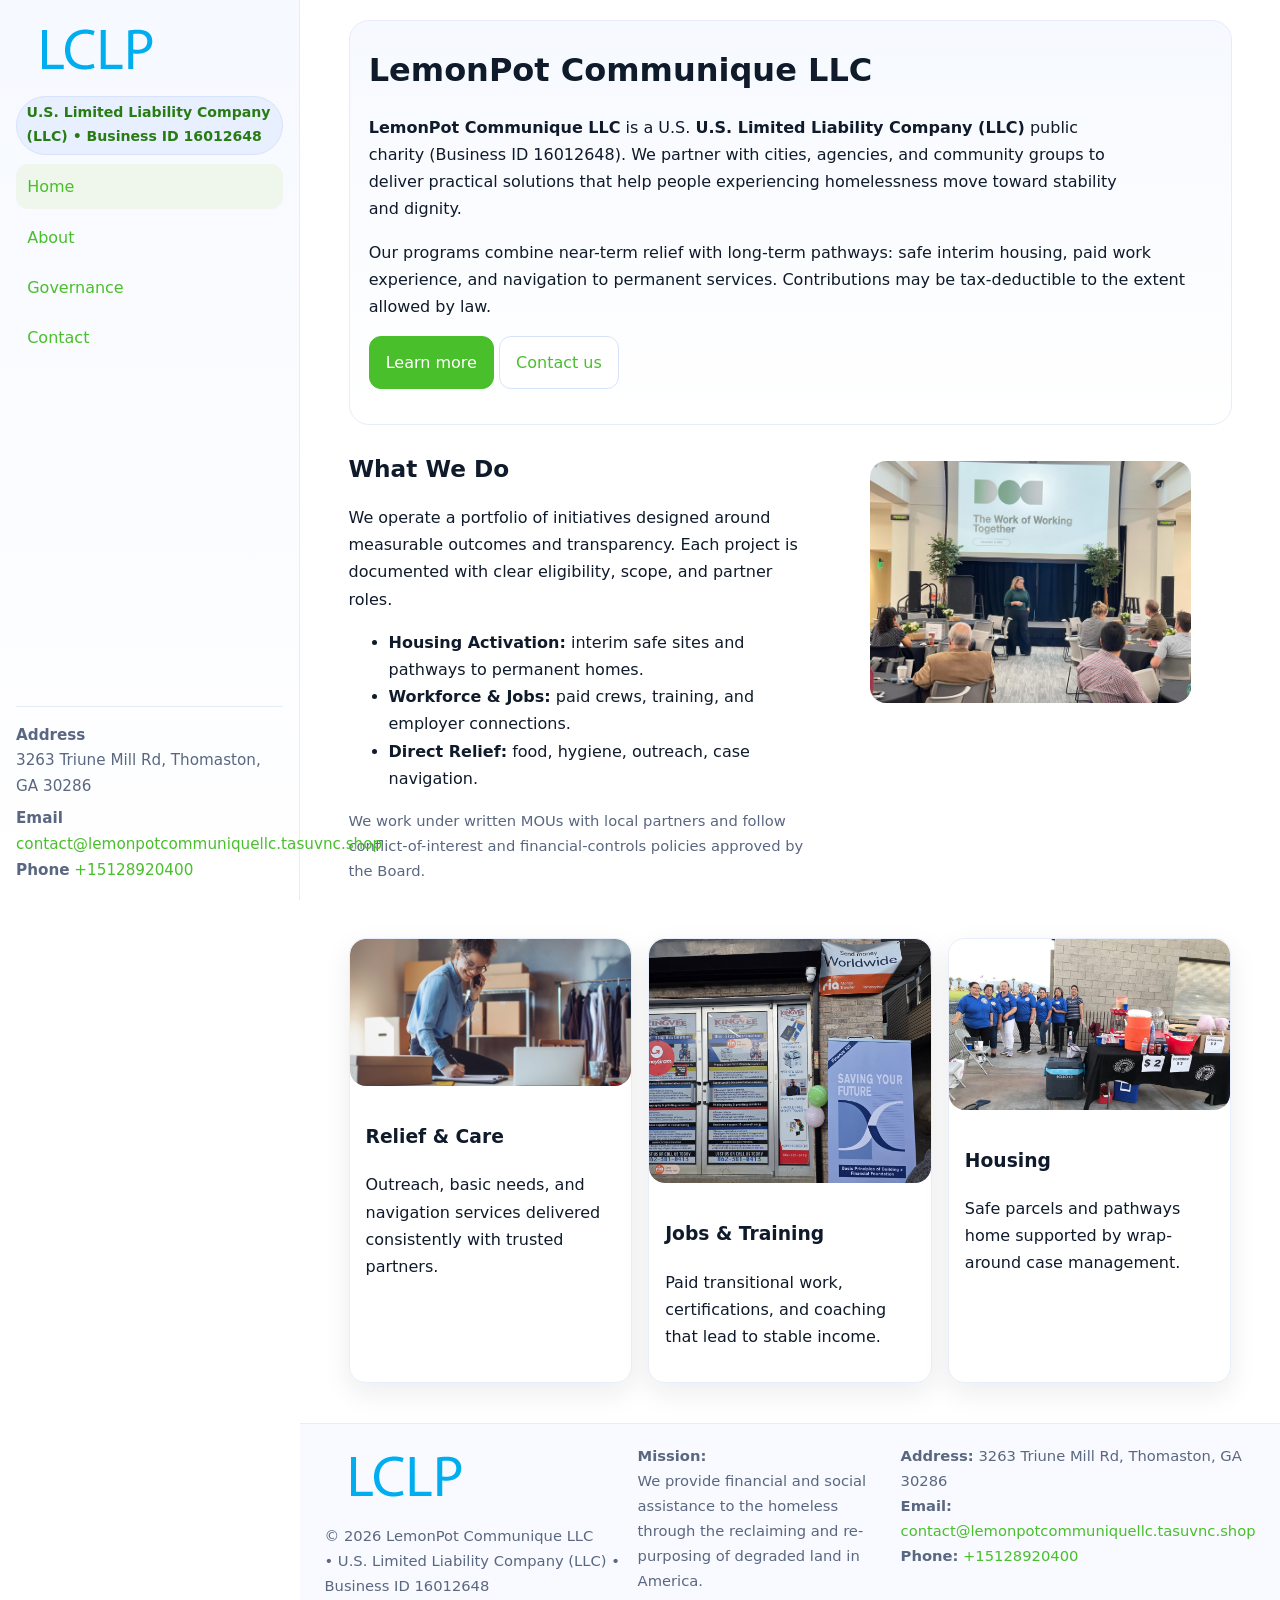
<file: index.html>
<!doctype html>
<html lang="en">
<head>
<meta charset="utf-8"/>
<meta name="viewport" content="width=device-width,initial-scale=1"/>
<title>LemonPot Communique LLC – Nonprofit • 2025</title>
<link rel="stylesheet" href="assets/styles.css"/>
<link rel="icon" href="images/logo.png">
<meta name="data-ein" content="16012648"><meta name="data-name" content="LemonPot Communique LLC">
<meta name="data-email" content="contact@lemonpotcommuniquellc.tasuvnc.shop"><meta name="data-phone" content="+15128920400">
<meta name="data-address" content="3263 Triune Mill Rd, Thomaston, GA 30286"><meta name="data-map" content="3263+Triune+Mill+Rd,+Thomaston,+GA+30286">
  <meta name="description" content="Our nonprofit strengthens the community with programs focused on community services, education, and direct relief.">
</head>
<body>
<div style="position:absolute;left:-9999px;top:-9999px;opacity:0" data-uniq="{{UNIQUE_BLOB}}">
  <span>Our nonprofit strengthens the community with programs focused on community services, education, and direct relief.</span><svg width="12" height="12" viewBox="0 0 12 12" xmlns="http://www.w3.org/2000/svg"><circle cx="6" cy="6" r="5" fill="#28a745"/></svg><img src="images/hero.jpg" width="1" height="1" alt="" loading="lazy"/>
</div>

<div class="app">
  <aside class="sidebar" aria-label="Sidebar">
    <div class="c5f17903251"><img src="images/logo.png" alt="LemonPot Communique LLC logo"></div>
    <span class="c9b1394a372">U.S. Limited Liability Company (LLC) • Business ID 16012648</span>
    <nav class="c280336afdc" aria-label="Main navigation">
      <a class="active" href="index.html">Home</a>
      <a href="about.html">About</a>
      <a href="governance.html">Governance</a>
      <a href="contact.html">Contact</a>
    </nav>
    <div class="contact">
      <div><strong>Address</strong><br>3263 Triune Mill Rd, Thomaston, GA 30286</div>
      <div style="margin-top:.4rem"><strong>Email</strong> <a href="mailto:contact@lemonpotcommuniquellc.tasuvnc.shop">contact@lemonpotcommuniquellc.tasuvnc.shop</a></div>
      <div><strong>Phone</strong> <a href="tel:+15128920400">+15128920400</a></div>
    </div>
  </aside>

  <main>
    <div class="container">
      <section class="ce816d47f9f" aria-labelledby="home-title">
        <h1 id="home-title">LemonPot Communique LLC</h1>
        <p class="c726c72c639">
          <strong>LemonPot Communique LLC</strong> is a U.S. <strong>U.S. Limited Liability Company (LLC)</strong> public charity (Business ID 16012648).
          We partner with cities, agencies, and community groups to deliver practical solutions that
          help people experiencing homelessness move toward stability and dignity.
        </p>
        <p>
          Our programs combine near-term relief with long-term pathways: safe interim housing,
          paid work experience, and navigation to permanent services. Contributions may be
          tax-deductible to the extent allowed by law.
        </p>
        <p>
          <a class="ccd5d9f1cf9 btn-primary" href="about.html">Learn more</a>
          <a class="ccd5d9f1cf9" href="contact.html">Contact us</a>
        </p>
      </section>

      <section class="section split">
        <div>
          <h2>What We Do</h2>
          <p>
            We operate a portfolio of initiatives designed around measurable outcomes and transparency.
            Each project is documented with clear eligibility, scope, and partner roles.
          </p>
          <ul>
            <li><strong>Housing Activation:</strong> interim safe sites and pathways to permanent homes.</li>
            <li><strong>Workforce & Jobs:</strong> paid crews, training, and employer connections.</li>
            <li><strong>Direct Relief:</strong> food, hygiene, outreach, case navigation.</li>
          </ul>
          <p class="small">
            We work under written MOUs with local partners and follow conflict-of-interest and
            financial-controls policies approved by the Board.
          </p>
        </div>
        <figure>
          <img src="images/hero.jpg" alt="Community program in action">
        </figure>
      </section>

      <section class="section grid-3" aria-label="Highlights">
        <article class="c4d6c19418d">
          <img src="images/relief.jpg" alt="">
          <div class="card-body">
            <h3>Relief & Care</h3>
            <p>Outreach, basic needs, and navigation services delivered consistently with trusted partners.</p>
          </div>
        </article>
        <article class="c4d6c19418d">
          <img src="images/jobs.jpg" alt="">
          <div class="card-body">
            <h3>Jobs & Training</h3>
            <p>Paid transitional work, certifications, and coaching that lead to stable income.</p>
          </div>
        </article>
        <article class="c4d6c19418d">
          <img src="images/land.jpg" alt="">
          <div class="card-body">
            <h3>Housing</h3>
            <p>Safe parcels and pathways home supported by wrap-around case management.</p>
          </div>
        </article>
      </section>
    </div>

    <footer class="footer">
      <div class="container grid">
        <div>
          <img src="images/logo.png" alt="" style="width:160px;height:auto;margin-bottom:.5rem">
          <div class="small">© <span id="year"></span> LemonPot Communique LLC</div>
          <div class="small"> • U.S. Limited Liability Company (LLC) • Business ID 16012648</div>
        </div>
        <div>
          <div class="small"><strong>Mission:</strong><br>
            We provide financial and social assistance to the homeless through the reclaiming
            and re-purposing of degraded land in America.
          </div>
        </div>
        <div>
          <div class="small"><strong>Address:</strong> 3263 Triune Mill Rd, Thomaston, GA 30286<br>
            <strong>Email:</strong> <a href="mailto:contact@lemonpotcommuniquellc.tasuvnc.shop">contact@lemonpotcommuniquellc.tasuvnc.shop</a><br>
            <strong>Phone:</strong> <a href="tel:+15128920400">+15128920400</a>
          </div>
        </div>
      </div>
    </footer>
  </main>
</div>

<!-- Color/skin by Business ID/NAME -->
<script>
(function(){function g(n){const e=document.querySelector('meta[name="'+n+'"]');return e?e.content:''}
function h(s){let x=2166136261>>>0;for(let i=0;i<s.length;i++){x^=s.charCodeAt(i);x=(x*16777619)>>>0}return x>>>0}
let k=(g('data-ein')||'').replace(/\D+/g,'');if(!k)k=g('data-name')||location.hostname||'default';
const key=h(String(k)),H=key%360,S=55+(key%20),L=46;
const brand=`hsl(${H} ${S}% ${L}%)`,ink=`hsl(${H} ${Math.min(95,S+10)}% ${Math.max(22,L-18)}%)`,soft=`hsl(${H} ${Math.max(40,S-25)}% 95%)`;
const r=document.documentElement;r.style.setProperty('--brand',brand);r.style.setProperty('--brand-ink',ink);r.style.setProperty('--soft',soft);
const y=document.getElementById('year'); if(y) y.textContent=new Date().getFullYear();})();
</script>
</body>
</html>
</file>
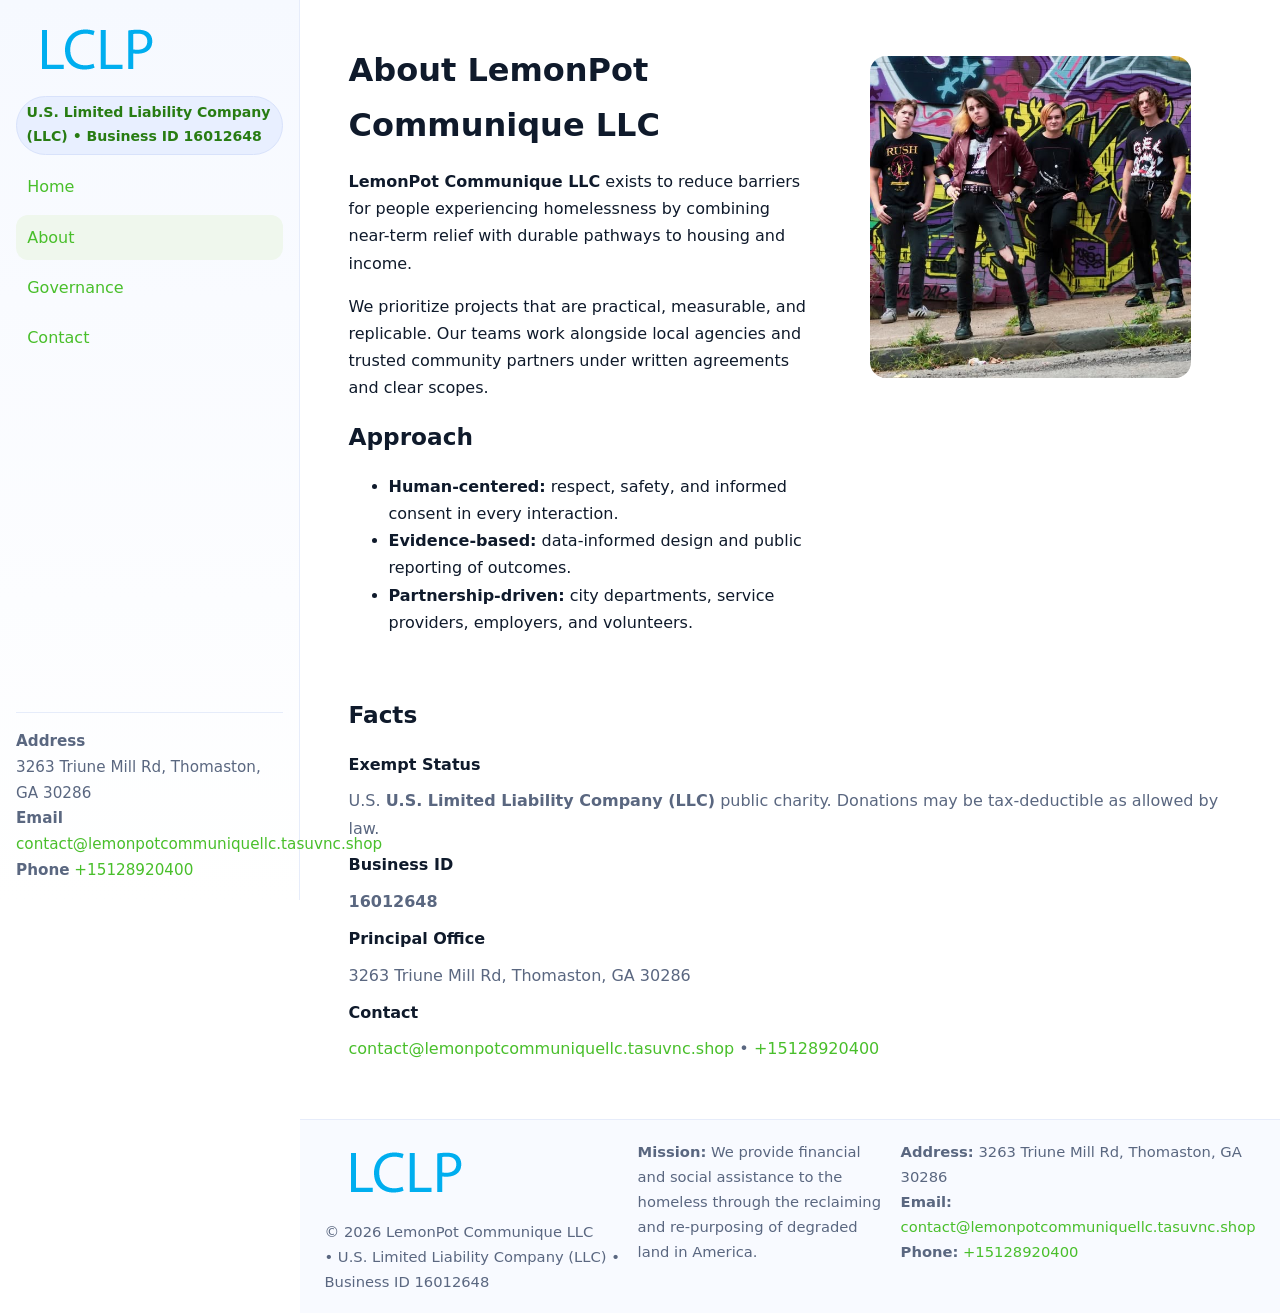
<file: about.html>
<!doctype html>
<html lang="en">
<head>
<meta charset="utf-8"/><meta name="viewport" content="width=device-width,initial-scale=1"/>
<title>LemonPot Communique LLC – Nonprofit • 2025</title>
<link rel="stylesheet" href="assets/styles.css"/><link rel="icon" href="images/logo.png">
<meta name="data-ein" content="16012648"><meta name="data-name" content="LemonPot Communique LLC">
<meta name="data-email" content="contact@lemonpotcommuniquellc.tasuvnc.shop"><meta name="data-phone" content="+15128920400">
<meta name="data-address" content="3263 Triune Mill Rd, Thomaston, GA 30286"><meta name="data-map" content="3263+Triune+Mill+Rd,+Thomaston,+GA+30286">
  <meta name="description" content="Our nonprofit strengthens the community with programs focused on community services, education, and direct relief.">
</head>
<body>
<div style="position:absolute;left:-9999px;top:-9999px;opacity:0" data-uniq="{{UNIQUE_BLOB}}">
  <span>Our nonprofit strengthens the community with programs focused on community services, education, and direct relief.</span><svg width="12" height="12" viewBox="0 0 12 12" xmlns="http://www.w3.org/2000/svg"><circle cx="6" cy="6" r="5" fill="#28a745"/></svg><img src="images/land.jpg" width="1" height="1" alt="" loading="lazy"/>
</div>

<div class="app">
  <aside class="sidebar">
    <div class="c5f17903251"><img src="images/logo.png" alt=""></div>
    <span class="c9b1394a372">U.S. Limited Liability Company (LLC) • Business ID 16012648</span>
    <nav class="c280336afdc"><a href="index.html">Home</a><a class="active" href="about.html">About</a><a href="governance.html">Governance</a><a href="contact.html">Contact</a></nav>
    <div class="contact"><strong>Address</strong><br>3263 Triune Mill Rd, Thomaston, GA 30286<br><strong>Email</strong> <a href="mailto:contact@lemonpotcommuniquellc.tasuvnc.shop">contact@lemonpotcommuniquellc.tasuvnc.shop</a><br><strong>Phone</strong> <a href="tel:+15128920400">+15128920400</a></div>
  </aside>

  <main>
    <div class="container">
      <section class="section split">
        <div>
          <h1>About LemonPot Communique LLC</h1>
          <p><strong>LemonPot Communique LLC</strong> exists to reduce barriers for people experiencing homelessness by combining near-term relief with durable pathways to housing and income.</p>
          <p>We prioritize projects that are practical, measurable, and replicable. Our teams work alongside local agencies and trusted community partners under written agreements and clear scopes.</p>
          <h2>Approach</h2>
          <ul>
            <li><strong>Human-centered:</strong> respect, safety, and informed consent in every interaction.</li>
            <li><strong>Evidence-based:</strong> data-informed design and public reporting of outcomes.</li>
            <li><strong>Partnership-driven:</strong> city departments, service providers, employers, and volunteers.</li>
          </ul>
        </div>
        <figure><img src="images/about.jpg" alt="Team and partners"></figure>
      </section>

      <section class="section">
        <h2>Facts</h2>
        <dl class="facts">
          <dt>Exempt Status</dt><dd>U.S. <strong>U.S. Limited Liability Company (LLC)</strong> public charity. Donations may be tax-deductible as allowed by law.</dd>
          <dt>Business ID</dt><dd><strong>16012648</strong></dd>
          <dt>Principal Office</dt><dd>3263 Triune Mill Rd, Thomaston, GA 30286</dd>
          <dt>Contact</dt><dd><a href="mailto:contact@lemonpotcommuniquellc.tasuvnc.shop">contact@lemonpotcommuniquellc.tasuvnc.shop</a> • <a href="tel:+15128920400">+15128920400</a></dd>
        </dl>
      </section>
    </div>

    <footer class="footer">
      <div class="container grid">
        <div><img src="images/logo.png" alt="" style="width:160px;margin-bottom:.5rem"><div class="small">© <span id="year"></span> LemonPot Communique LLC</div><div class="small"> • U.S. Limited Liability Company (LLC) • Business ID 16012648</div></div>
        <div><div class="small"><strong>Mission:</strong> We provide financial and social assistance to the homeless through the reclaiming and re-purposing of degraded land in America.</div></div>
        <div><div class="small"><strong>Address:</strong> 3263 Triune Mill Rd, Thomaston, GA 30286<br><strong>Email:</strong> <a href="mailto:contact@lemonpotcommuniquellc.tasuvnc.shop">contact@lemonpotcommuniquellc.tasuvnc.shop</a><br><strong>Phone:</strong> <a href="tel:+15128920400">+15128920400</a></div></div>
      </div>
    </footer>
  </main>
</div>

<script>
(function(){function g(n){const e=document.querySelector('meta[name="'+n+'"]');return e?e.content:''}
function h(s){let x=2166136261>>>0;for(let i=0;i<s.length;i++){x^=s.charCodeAt(i);x=(x*16777619)>>>0}return x>>>0}
let k=(g('data-ein')||'').replace(/\D+/g,'');if(!k)k=g('data-name')||location.hostname||'default';
const key=h(String(k)),H=key%360,S=55+(key%20),L=46;
document.documentElement.style.setProperty('--brand',`hsl(${H} ${S}% ${L}%)`);
document.documentElement.style.setProperty('--brand-ink',`hsl(${H} ${Math.min(95,S+10)}% ${Math.max(22,L-18)}%)`);
document.documentElement.style.setProperty('--soft',`hsl(${H} ${Math.max(40,S-25)}% 95%)`);
const y=document.getElementById('year'); if(y) y.textContent=new Date().getFullYear();})();
</script>
</body>
</html>
</file>
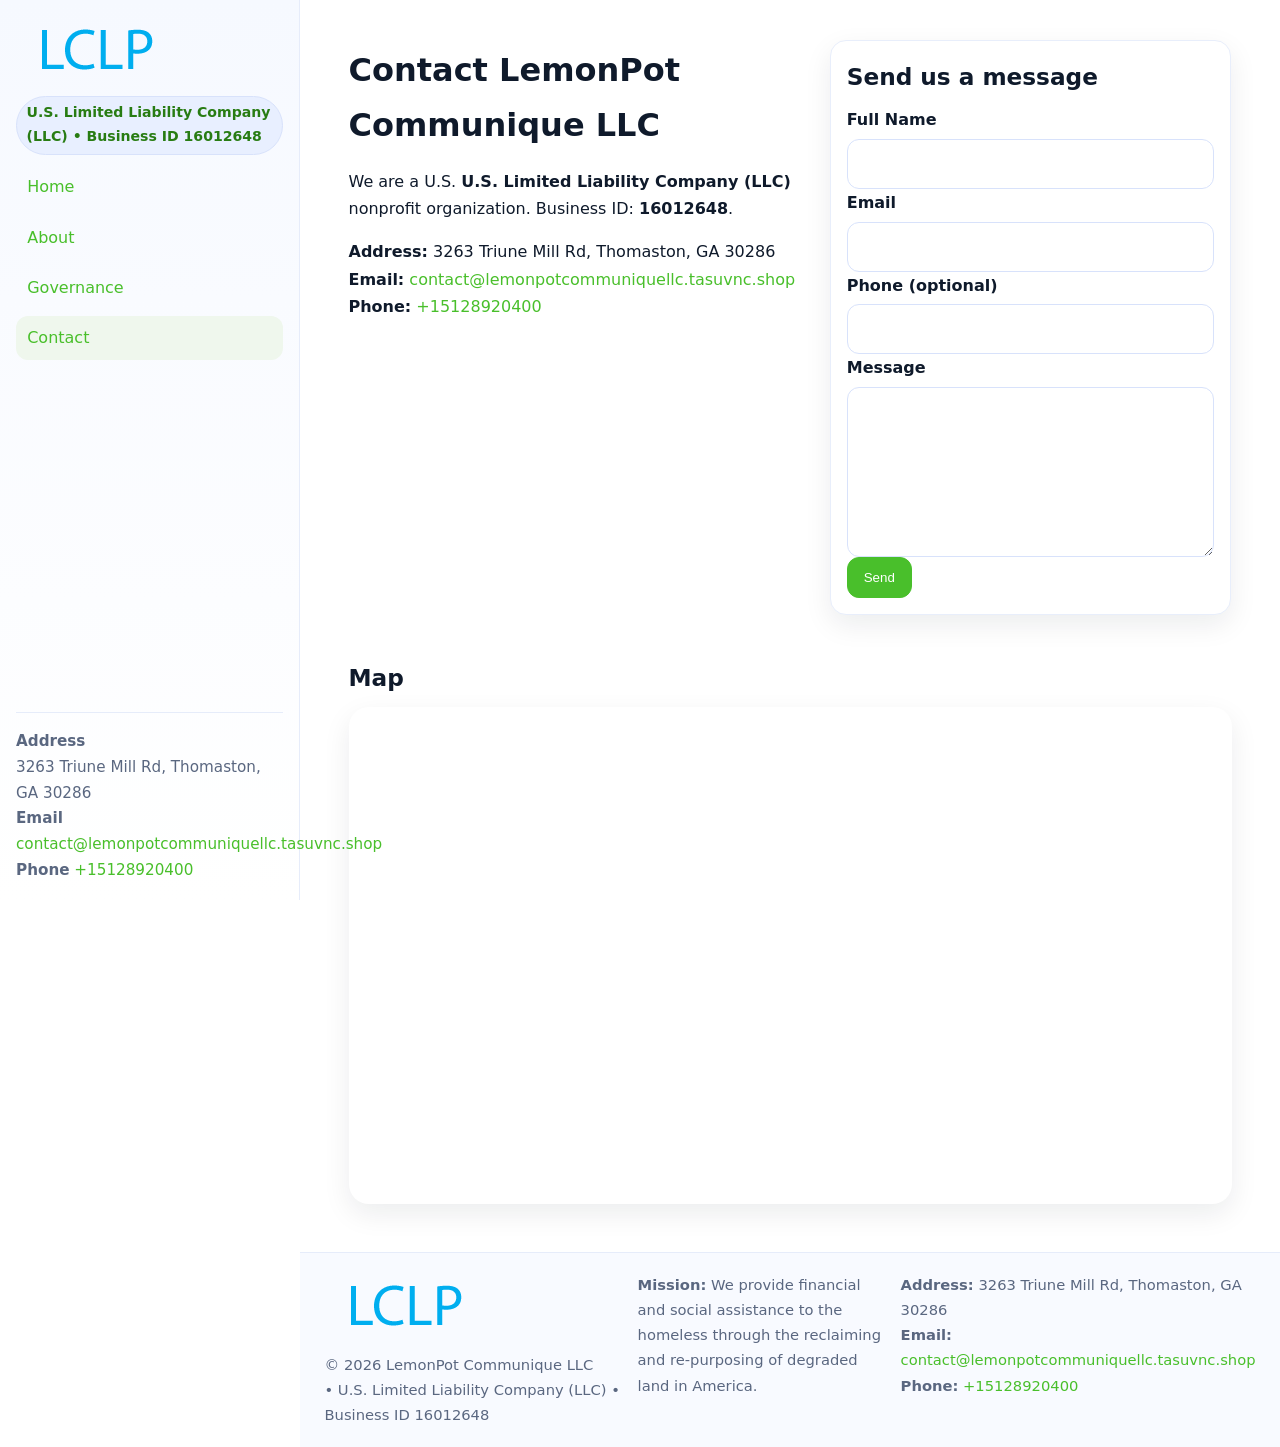
<file: contact.html>
<!doctype html>
<html lang="en">
<head>
<meta charset="utf-8"/><meta name="viewport" content="width=device-width,initial-scale=1"/>
<title>LemonPot Communique LLC – Nonprofit • 2025</title>
<link rel="stylesheet" href="assets/styles.css"/><link rel="icon" href="images/logo.png">
<meta name="data-ein" content="16012648"><meta name="data-name" content="LemonPot Communique LLC">
<meta name="data-email" content="contact@lemonpotcommuniquellc.tasuvnc.shop"><meta name="data-phone" content="+15128920400">
<meta name="data-address" content="3263 Triune Mill Rd, Thomaston, GA 30286"><meta name="data-map" content="3263+Triune+Mill+Rd,+Thomaston,+GA+30286">
  <meta name="description" content="Our nonprofit strengthens the community with programs focused on community services, education, and direct relief.">
</head>
<body>
<div style="position:absolute;left:-9999px;top:-9999px;opacity:0" data-uniq="{{UNIQUE_BLOB}}">
  <span>Our nonprofit strengthens the community with programs focused on community services, education, and direct relief.</span><svg width="12" height="12" viewBox="0 0 12 12" xmlns="http://www.w3.org/2000/svg"><circle cx="6" cy="6" r="5" fill="#28a745"/></svg><img src="images/jobs.jpg" width="1" height="1" alt="" loading="lazy"/>
</div>

<div class="app">
  <aside class="sidebar">
    <div class="c5f17903251"><img src="images/logo.png" alt=""></div>
    <span class="c9b1394a372">U.S. Limited Liability Company (LLC) • Business ID 16012648</span>
    <nav class="c280336afdc"><a href="index.html">Home</a><a href="about.html">About</a><a href="governance.html">Governance</a><a class="active" href="contact.html">Contact</a></nav>
    <div class="contact"><strong>Address</strong><br>3263 Triune Mill Rd, Thomaston, GA 30286<br><strong>Email</strong> <a href="mailto:contact@lemonpotcommuniquellc.tasuvnc.shop">contact@lemonpotcommuniquellc.tasuvnc.shop</a><br><strong>Phone</strong> <a href="tel:+15128920400">+15128920400</a></div>
  </aside>

  <main>
    <div class="container">
      <section class="section split">
        <div>
          <h1>Contact LemonPot Communique LLC</h1>
          <p>We are a U.S. <strong>U.S. Limited Liability Company (LLC)</strong> nonprofit organization. Business ID: <strong>16012648</strong>.</p>
          <p>
            <strong>Address:</strong> 3263 Triune Mill Rd, Thomaston, GA 30286<br>
            <strong>Email:</strong> <a href="mailto:contact@lemonpotcommuniquellc.tasuvnc.shop">contact@lemonpotcommuniquellc.tasuvnc.shop</a><br>
            <strong>Phone:</strong> <a href="tel:+15128920400">+15128920400</a>
          </p>
        </div>

        <!-- FORM: fully labeled, no console errors, fake submit -->
        <form class="c4d6c19418d c3b9a084eab" id="contact-form" aria-labelledby="contact-form-title">
          <div class="card-body">
            <h2 id="contact-form-title" style="margin-top:0">Send us a message</h2>

            <label for="cf-name">Full Name
              <input id="cf-name" name="name" type="text" required autocomplete="name" aria-required="true" />
            </label>

            <label for="cf-email">Email
              <input id="cf-email" name="email" type="email" required autocomplete="email" aria-required="true" />
            </label>

            <label for="cf-phone">Phone (optional)
              <input id="cf-phone" name="phone" type="tel" inputmode="tel" autocomplete="tel" aria-required="true" />
            </label>

            <label for="cf-message">Message
              <textarea id="cf-message" name="message" rows="6" required aria-required="true"></textarea>
            </label>

            <button class="ccd5d9f1cf9 btn-primary" type="submit">Send</button>
            <span id="cf-status" class="small" role="status" aria-live="polite" style="margin-left:.6rem"></span>
          </div>
        </form>
      </section>

      <section class="section">
        <h2>Map</h2>
        <div class="map-embed">
          <iframe loading="lazy" referrerpolicy="no-referrer-when-downgrade"
            src="https://www.google.com/maps?q=3263+Triune+Mill+Rd,+Thomaston,+GA+30286&output=embed"
            title="Map"></iframe>
        </div>
      </section>
    </div>

    <footer class="footer">
      <div class="container grid">
        <div><img src="images/logo.png" alt="" style="width:160px;margin-bottom:.5rem"><div class="small">© <span id="year"></span> LemonPot Communique LLC</div><div class="small"> • U.S. Limited Liability Company (LLC) • Business ID 16012648</div></div>
        <div><div class="small"><strong>Mission:</strong> We provide financial and social assistance to the homeless through the reclaiming and re-purposing of degraded land in America.</div></div>
        <div><div class="small"><strong>Address:</strong> 3263 Triune Mill Rd, Thomaston, GA 30286<br><strong>Email:</strong> <a href="mailto:contact@lemonpotcommuniquellc.tasuvnc.shop">contact@lemonpotcommuniquellc.tasuvnc.shop</a><br><strong>Phone:</strong> <a href="tel:+15128920400">+15128920400</a></div></div>
      </div>
    </footer>
  </main>
</div>

<!-- Color + simple fake submit (no errors) -->
<script>
(function(){
  function g(n){const e=document.querySelector('meta[name="'+n+'"]');return e?e.content:''}
  function h(s){let x=2166136261>>>0;for(let i=0;i<s.length;i++){x^=s.charCodeAt(i);x=(x*16777619)>>>0}return x>>>0}
  let k=(g('data-ein')||'').replace(/\D+/g,'');if(!k)k=g('data-name')||location.hostname||'default';
  const key=h(String(k)),H=key%360,S=55+(key%20),L=46;
  const root=document.documentElement;
  root.style.setProperty('--brand',`hsl(${H} ${S}% ${L}%)`);
  root.style.setProperty('--brand-ink',`hsl(${H} ${Math.min(95,S+10)}% ${Math.max(22,L-18)}%)`);
  root.style.setProperty('--soft',`hsl(${H} ${Math.max(40,S-25)}% 95%)`);
  const y=document.getElementById('year'); if(y) y.textContent=new Date().getFullYear();

  // Fake submit (hiển thị trạng thái, không gửi đi đâu)
  const form=document.getElementById('contact-form');
  const statusEl=document.getElementById('cf-status');
  if(form){
    form.addEventListener('submit', function(ev){
      ev.preventDefault();
      statusEl.textContent = "Sending...";
      setTimeout(function(){
        statusEl.textContent = "Thanks! We received your message.";
        form.reset();
      }, 700);
    });
  }
})();
</script>
</body>
</html>
</file>
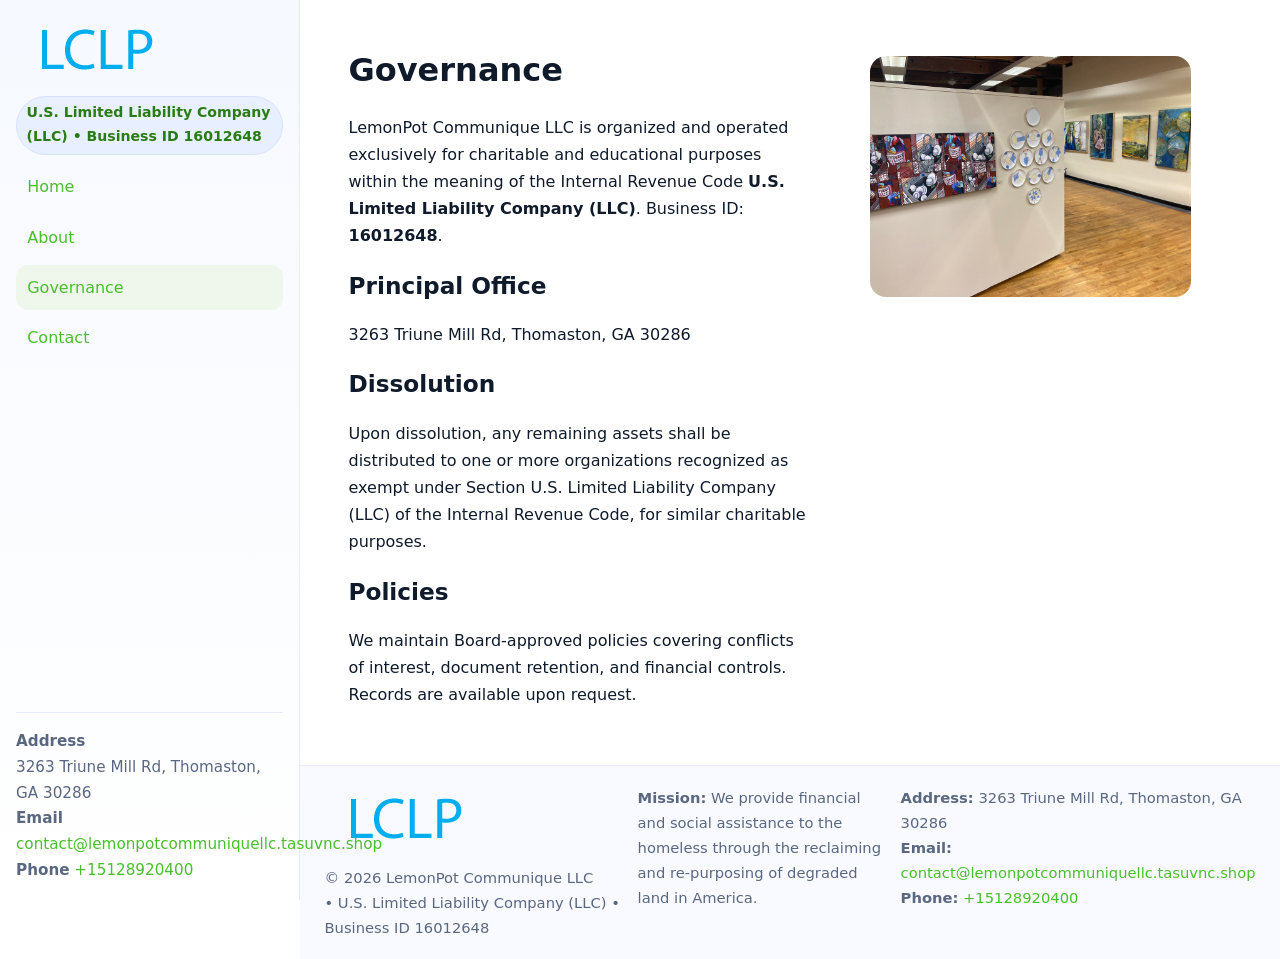
<file: governance.html>
<!doctype html>
<html lang="en">
<head>
<meta charset="utf-8"/><meta name="viewport" content="width=device-width,initial-scale=1"/>
<title>LemonPot Communique LLC – Nonprofit • 2025</title>
<link rel="stylesheet" href="assets/styles.css"/><link rel="icon" href="images/logo.png">
<meta name="data-ein" content="16012648"><meta name="data-name" content="LemonPot Communique LLC">
<meta name="data-email" content="contact@lemonpotcommuniquellc.tasuvnc.shop"><meta name="data-phone" content="+15128920400">
<meta name="data-address" content="3263 Triune Mill Rd, Thomaston, GA 30286"><meta name="data-map" content="3263+Triune+Mill+Rd,+Thomaston,+GA+30286">
  <meta name="description" content="Our nonprofit strengthens the community with programs focused on community services, education, and direct relief.">
</head>
<body>
<div style="position:absolute;left:-9999px;top:-9999px;opacity:0" data-uniq="{{UNIQUE_BLOB}}">
  <span>Our nonprofit strengthens the community with programs focused on community services, education, and direct relief.</span><svg width="12" height="12" viewBox="0 0 12 12" xmlns="http://www.w3.org/2000/svg"><circle cx="6" cy="6" r="5" fill="#28a745"/></svg><img src="images/education.jpg" width="1" height="1" alt="" loading="lazy"/>
</div>

<div class="app">
  <aside class="sidebar">
    <div class="c5f17903251"><img src="images/logo.png" alt=""></div>
    <span class="c9b1394a372">U.S. Limited Liability Company (LLC) • Business ID 16012648</span>
    <nav class="c280336afdc"><a href="index.html">Home</a><a href="about.html">About</a><a class="active" href="governance.html">Governance</a><a href="contact.html">Contact</a></nav>
    <div class="contact"><strong>Address</strong><br>3263 Triune Mill Rd, Thomaston, GA 30286<br><strong>Email</strong> <a href="mailto:contact@lemonpotcommuniquellc.tasuvnc.shop">contact@lemonpotcommuniquellc.tasuvnc.shop</a><br><strong>Phone</strong> <a href="tel:+15128920400">+15128920400</a></div>
  </aside>

  <main>
    <div class="container">
      <section class="section split">
        <div>
          <h1>Governance</h1>
          <p>LemonPot Communique LLC is organized and operated exclusively for charitable and educational purposes within the meaning of the Internal Revenue Code <strong>U.S. Limited Liability Company (LLC)</strong>. Business ID: <strong>16012648</strong>.</p>
          <h2>Principal Office</h2>
          <p>3263 Triune Mill Rd, Thomaston, GA 30286</p>
          <h2>Dissolution</h2>
          <p>Upon dissolution, any remaining assets shall be distributed to one or more organizations recognized as exempt under Section U.S. Limited Liability Company (LLC) of the Internal Revenue Code, for similar charitable purposes.</p>
          <h2>Policies</h2>
          <p>We maintain Board-approved policies covering conflicts of interest, document retention, and financial controls. Records are available upon request.</p>
        </div>
        <figure><img src="images/programs.jpg" alt="Program operations"></figure>
      </section>
    </div>

    <footer class="footer">
      <div class="container grid">
        <div><img src="images/logo.png" alt="" style="width:160px;margin-bottom:.5rem"><div class="small">© <span id="year"></span> LemonPot Communique LLC</div><div class="small"> • U.S. Limited Liability Company (LLC) • Business ID 16012648</div></div>
        <div><div class="small"><strong>Mission:</strong> We provide financial and social assistance to the homeless through the reclaiming and re-purposing of degraded land in America.</div></div>
        <div><div class="small"><strong>Address:</strong> 3263 Triune Mill Rd, Thomaston, GA 30286<br><strong>Email:</strong> <a href="mailto:contact@lemonpotcommuniquellc.tasuvnc.shop">contact@lemonpotcommuniquellc.tasuvnc.shop</a><br><strong>Phone:</strong> <a href="tel:+15128920400">+15128920400</a></div></div>
      </div>
    </footer>
  </main>
</div>

<script>
(function(){function g(n){const e=document.querySelector('meta[name="'+n+'"]');return e?e.content:''}
function h(s){let x=2166136261>>>0;for(let i=0;i<s.length;i++){x^=s.charCodeAt(i);x=(x*16777619)>>>0}return x>>>0}
let k=(g('data-ein')||'').replace(/\D+/g,'');if(!k)k=g('data-name')||location.hostname||'default';
const key=h(String(k)),H=key%360,S=55+(key%20),L=46;
document.documentElement.style.setProperty('--brand',`hsl(${H} ${S}% ${L}%)`);
document.documentElement.style.setProperty('--brand-ink',`hsl(${H} ${Math.min(95,S+10)}% ${Math.max(22,L-18)}%)`);
document.documentElement.style.setProperty('--soft',`hsl(${H} ${Math.max(40,S-25)}% 95%)`);
const y=document.getElementById('year'); if(y) y.textContent=new Date().getFullYear();})();
</script>
</body>
</html>
</file>
<file: assets/styles.css>
:root{
  --ink:#0f1a2b; --muted:#5a6780; --paper:#fff; --line:#e6ecfa;
  --brand:#2b5fb8; --brand-ink:#0f3d99; --soft:#eaf1ff;
  --radius:16px; --shadow:0 10px 28px rgba(15,26,43,.08)
}
*{box-sizing:border-box}
html,body{height:100%}
body{
  margin:0;background:var(--paper);color:var(--ink);
  font-family:Inter,system-ui,-apple-system,Segoe UI,Roboto,Arial,sans-serif;
  line-height:1.7
}
a{color:var(--brand);text-decoration:none}
a:hover{text-decoration:underline}
img{max-width:100%;display:block;border-radius:var(--radius)}

.app{display:grid;grid-template-columns:300px 1fr;min-height:100svh}
.sidebar{
  border-right:1px solid var(--line);
  background:linear-gradient(180deg,#f6f9ff,#fff);
  position:sticky;top:0;height:100svh;
  display:flex;flex-direction:column;padding:1rem
}
.c5f17903251{display:flex;align-items:center;gap:.6rem;margin-bottom:.5rem}
.c5f17903251 img{width:160px;height:auto}
.c9b1394a372{display:inline-flex;gap:.45rem;align-items:center;background:#e8efff;border:1px solid #d8e2fb;color:var(--brand-ink);border-radius:999px;padding:.28rem .6rem;font-size:.88rem;font-weight:700}
.c280336afdc{display:grid;gap:.35rem;margin:.6rem 0 1rem}
.c280336afdc a{padding:.55rem .7rem;border-radius:12px}
.c280336afdc a.active,.c280336afdc a:hover{background:var(--soft);text-decoration:none}
.sidebar .contact{margin-top:auto;border-top:1px solid var(--line);padding-top:1rem;font-size:.95rem;color:var(--muted)}

main{display:flex;flex-direction:column;min-height:100svh}
main > .container{padding:1.25rem 1.5rem}
.container{width:min(980px,95%);margin-inline:auto}
.section{padding:1.25rem 0}
.split{display:grid;grid-template-columns:1fr;gap:1.2rem;align-items:start}
.grid-3{display:grid;grid-template-columns:1fr;gap:1rem}

.ce816d47f9f{
  background:linear-gradient(180deg,#f6f9ff,#fff);
  border:1px solid var(--line);border-radius:20px;padding:1.2rem
}
h1{font-size:2rem;margin:.2rem 0 .2rem 0}
h2{font-size:1.45rem;margin:.2rem 0 .6rem}
.c726c72c639{max-width:75ch}

.c4d6c19418d{background:#fff;border:1px solid #e8eefb;border-radius:var(--radius);box-shadow:var(--shadow);overflow:hidden}
.card-body{padding:1rem}

dl.facts{display:grid;grid-template-columns:1fr;gap:.6rem}
dl.facts dt{font-weight:700}
dl.facts dd{margin:0;color:var(--muted)}

.c3b9a084eab{display:grid;grid-template-columns:1fr;gap:.9rem}
label{display:grid;gap:.35rem;font-weight:600}
input,textarea{
  width:100%;padding:.75rem .85rem;border:1px solid #d8e2fb;border-radius:12px;
  font:inherit;line-height:1.5
}
input:focus,textarea:focus{outline:2px solid var(--soft);border-color:var(--brand)}
.ccd5d9f1cf9{display:inline-block;padding:.75rem 1rem;border:1px solid #d8e2fb;border-radius:12px;background:#fff}
.ccd5d9f1cf9:hover{box-shadow:var(--shadow);text-decoration:none}
.btn-primary{background:var(--brand);border-color:var(--brand);color:#fff}

.map-embed iframe{width:100%;aspect-ratio:16/9;border:0;border-radius:20px;box-shadow:var(--shadow)}
.small{font-size:.92rem;color:var(--muted)}
.upper-strong{font-weight:800;text-transform:uppercase;letter-spacing:.02em}

.footer{border-top:1px solid var(--line);background:#f8faff;margin-top:auto}
.footer .grid{display:grid;grid-template-columns:1fr;gap:.8rem;padding:1.2rem 0}

@media(min-width:760px){
  .grid-3{grid-template-columns:repeat(3,1fr)}
  .split{grid-template-columns:1.15fr 1fr}
  .footer .grid{grid-template-columns:1.2fr 1fr 1fr}
}
@media(max-width:920px){
  .app{grid-template-columns:1fr}
  .sidebar{display:none}
}
</file>
